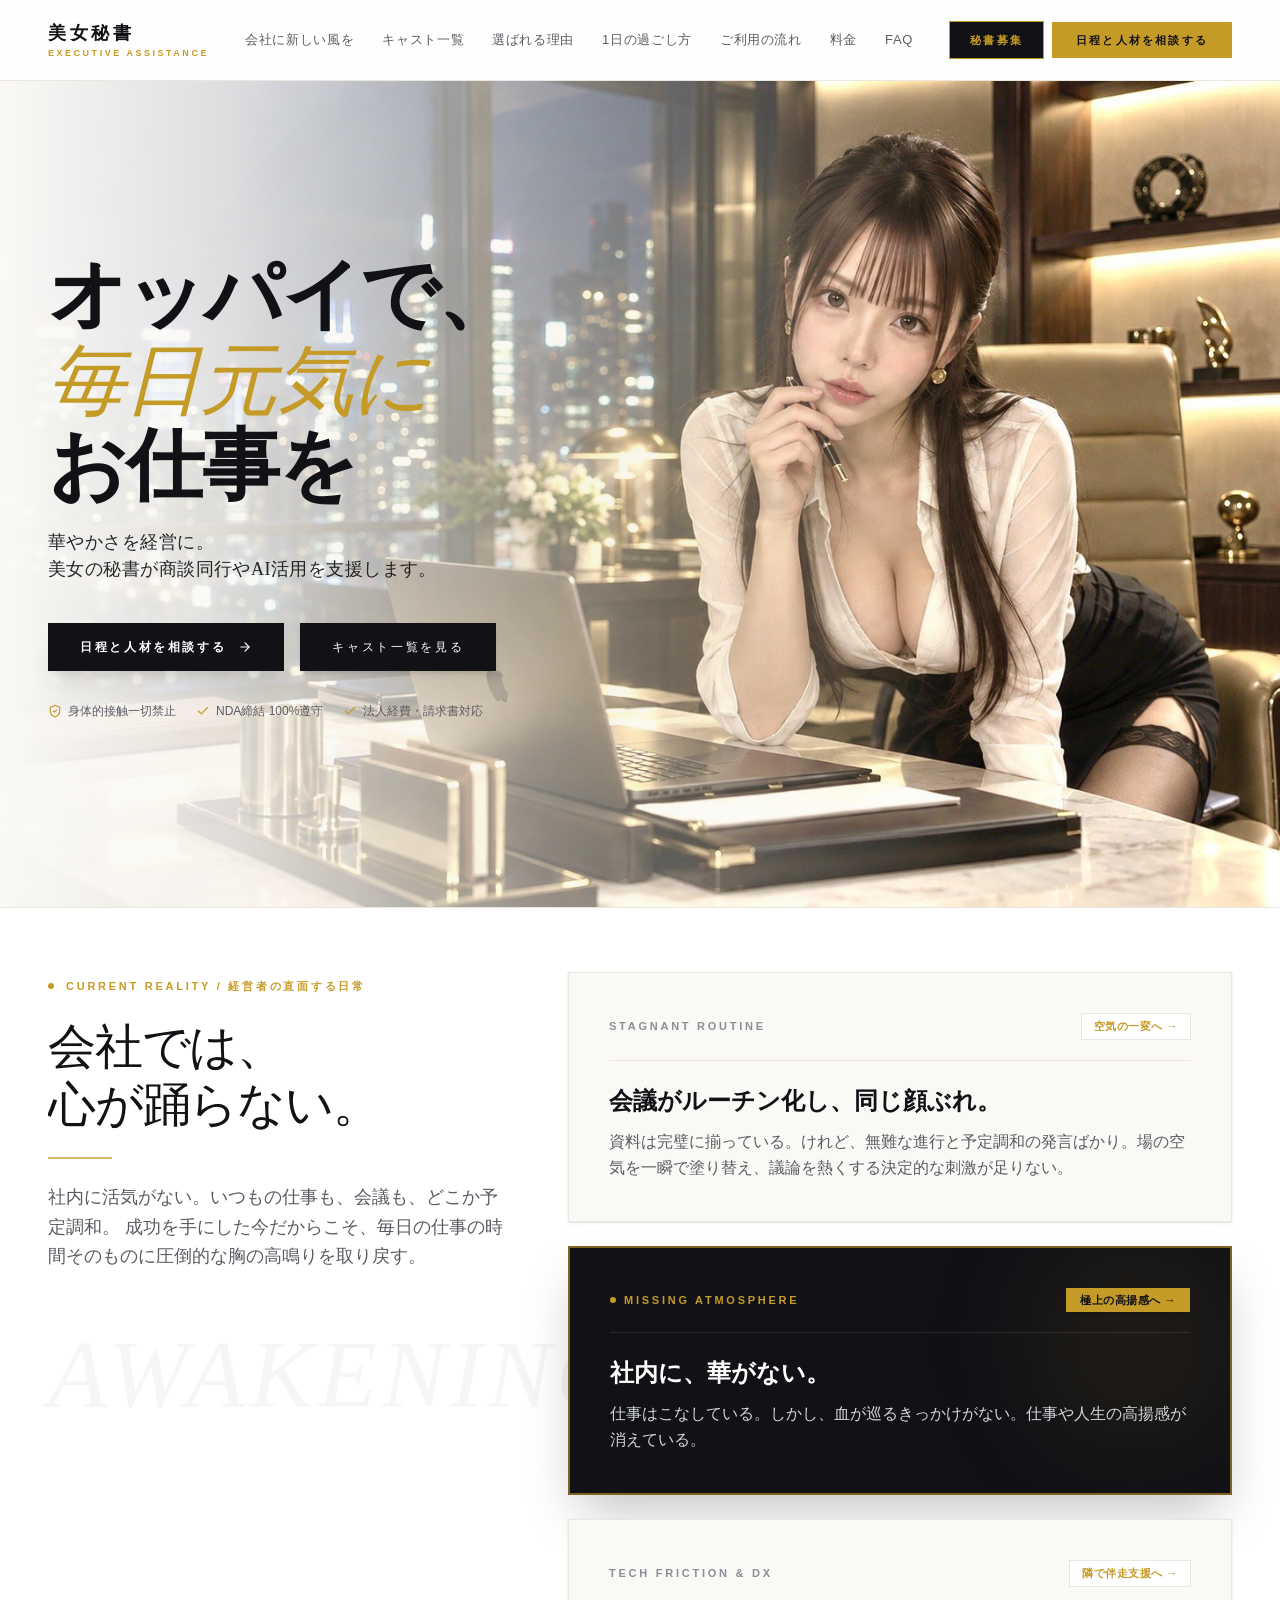
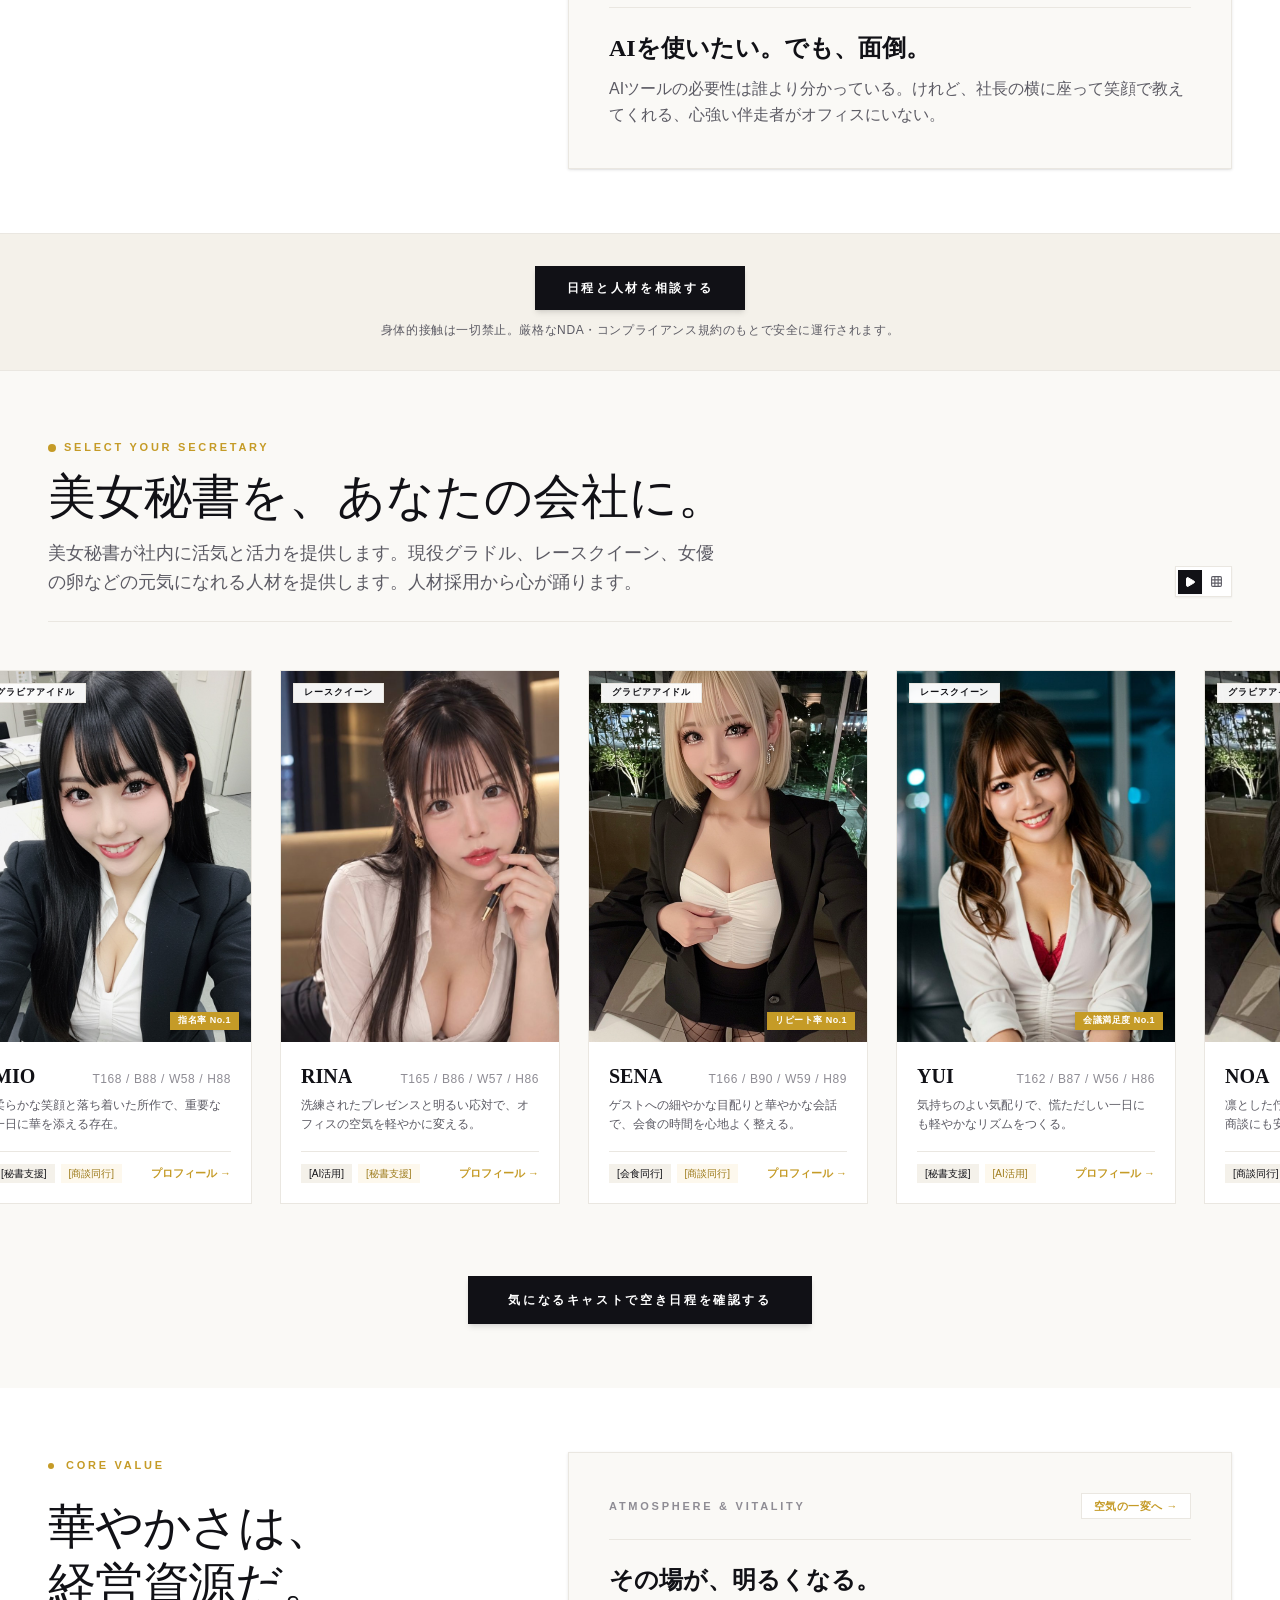
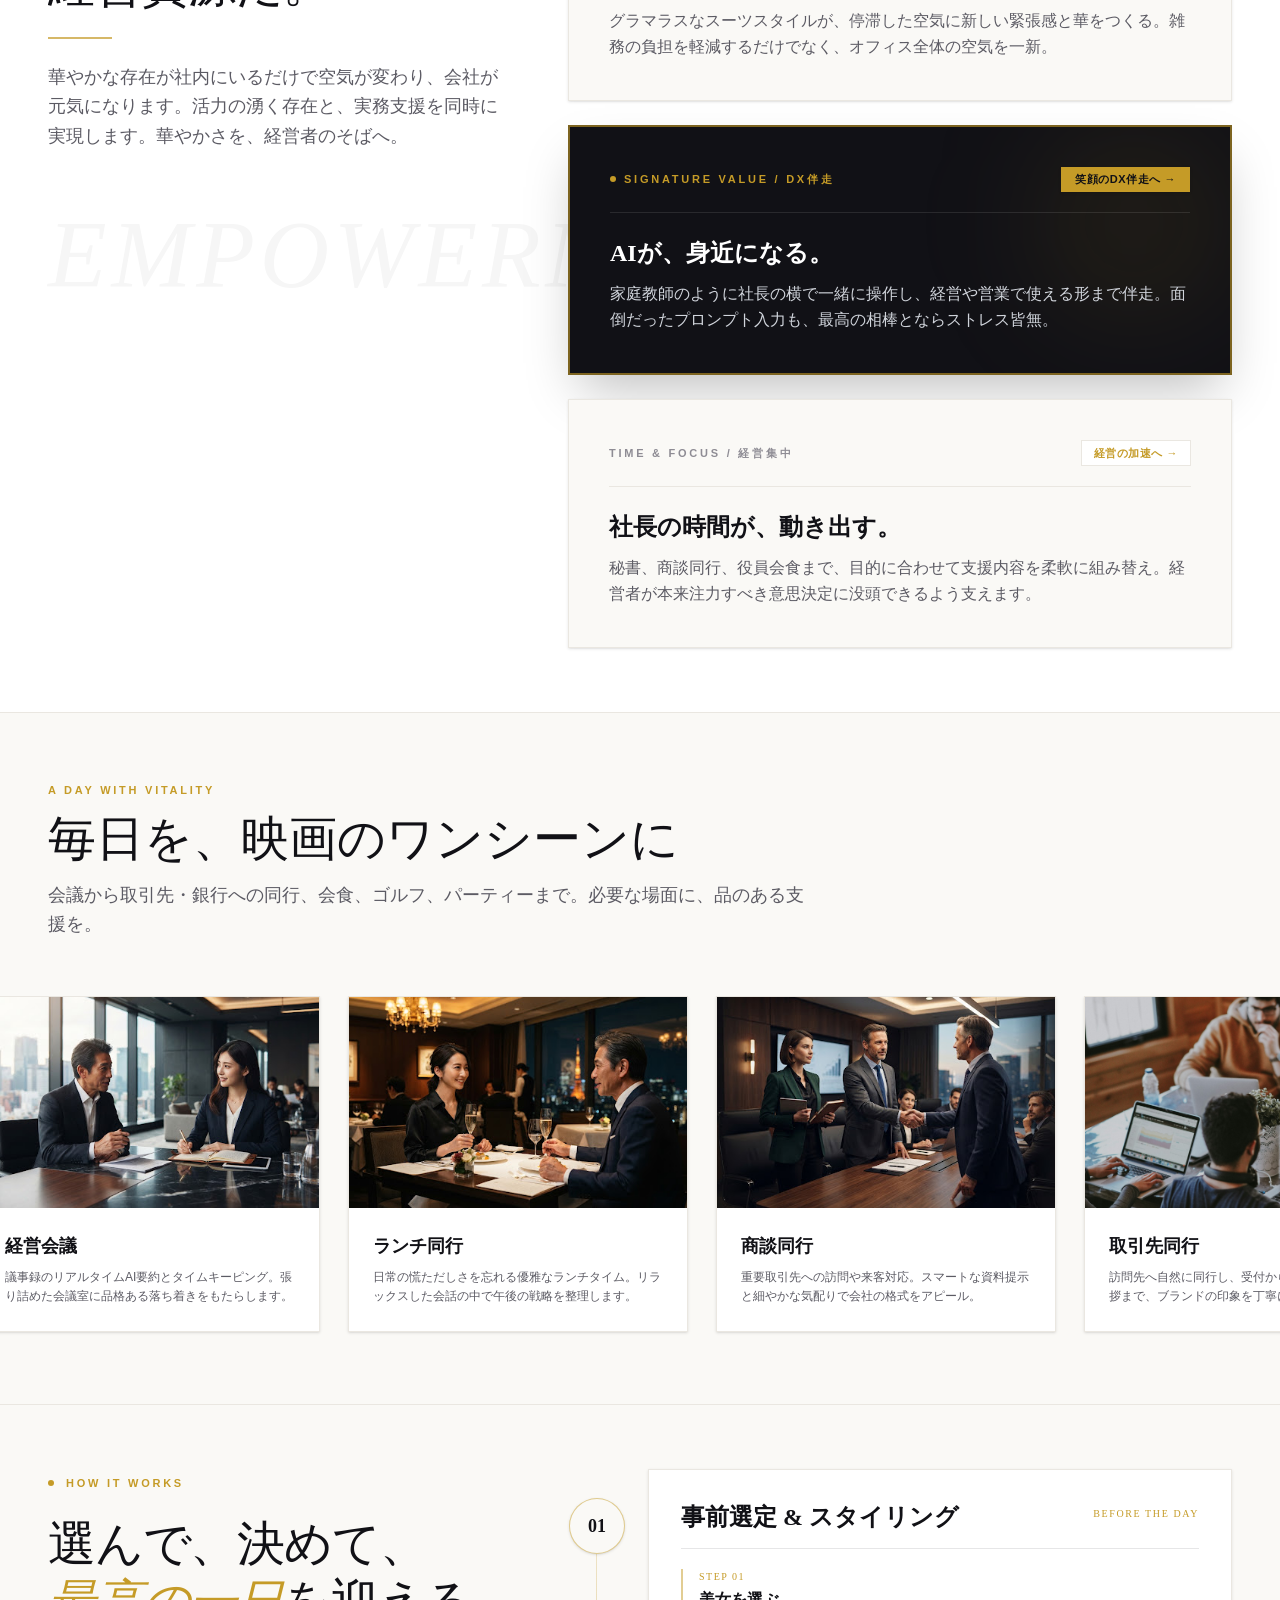
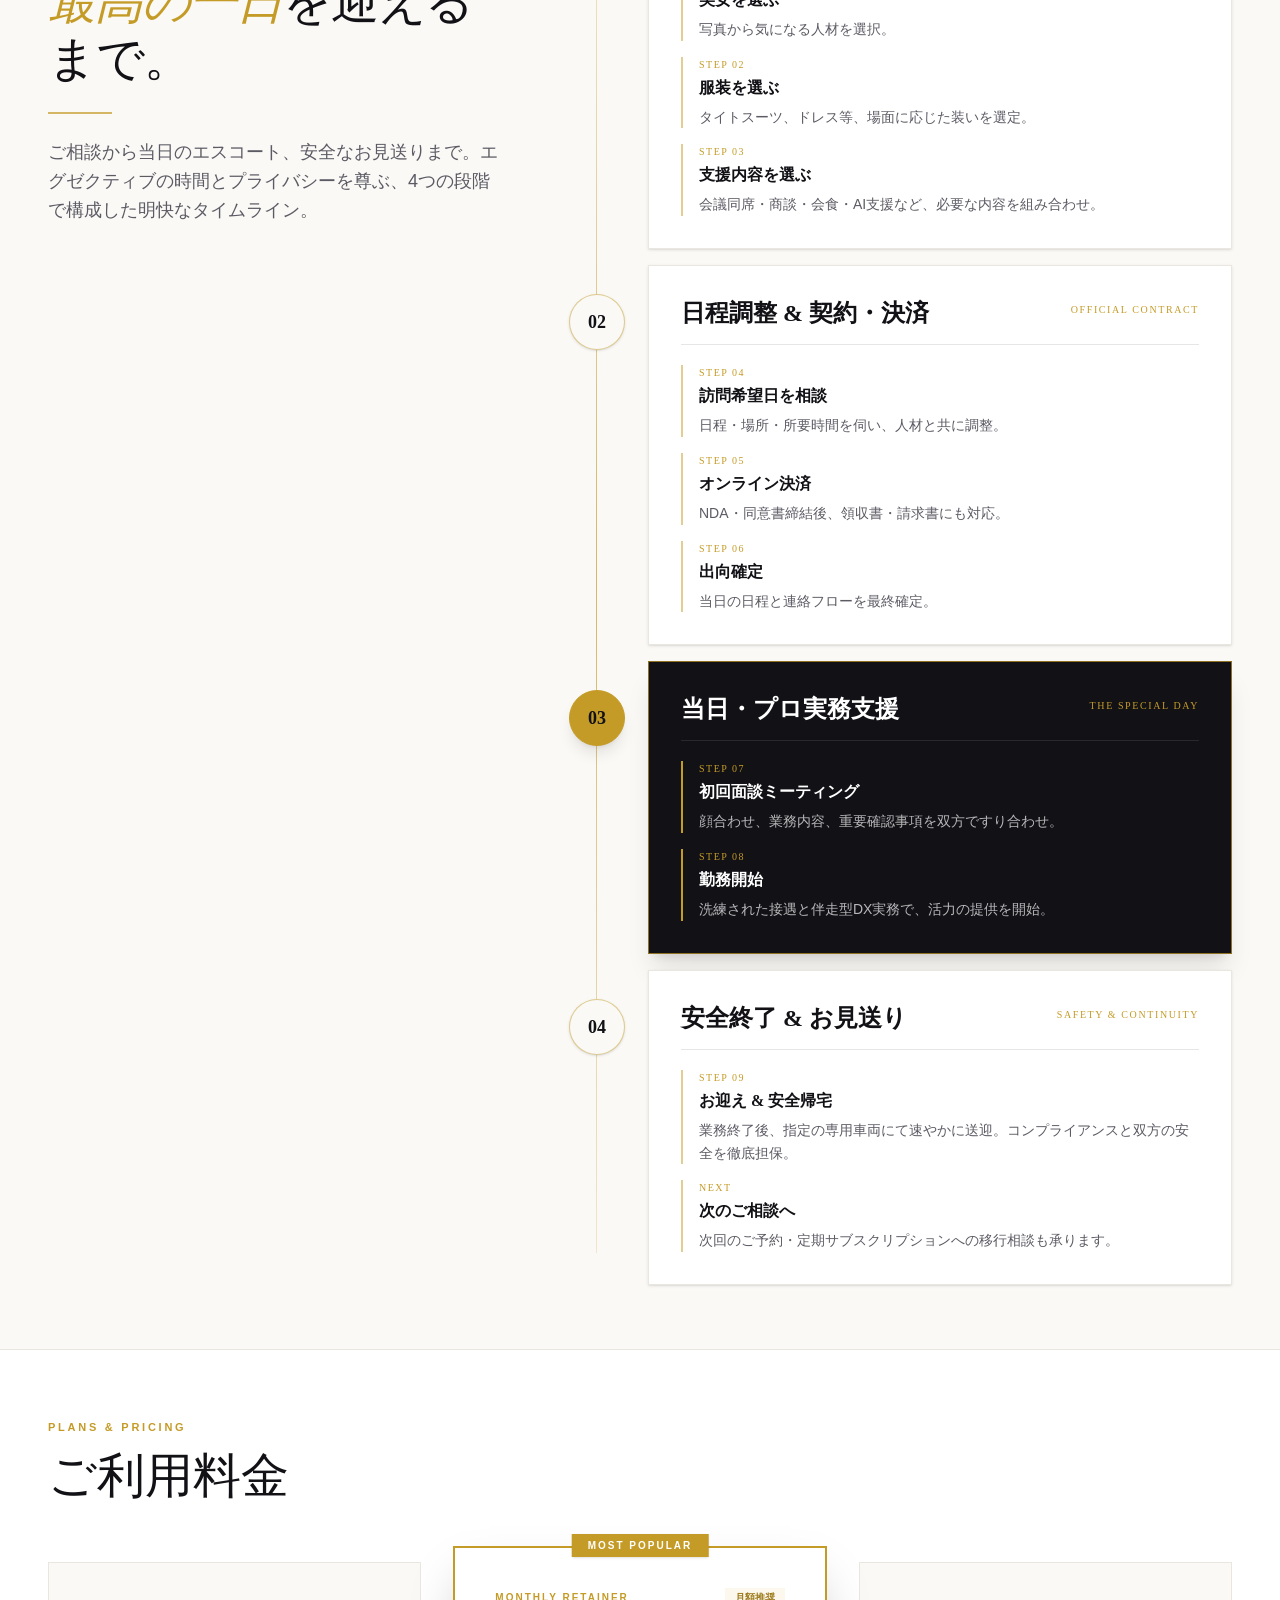
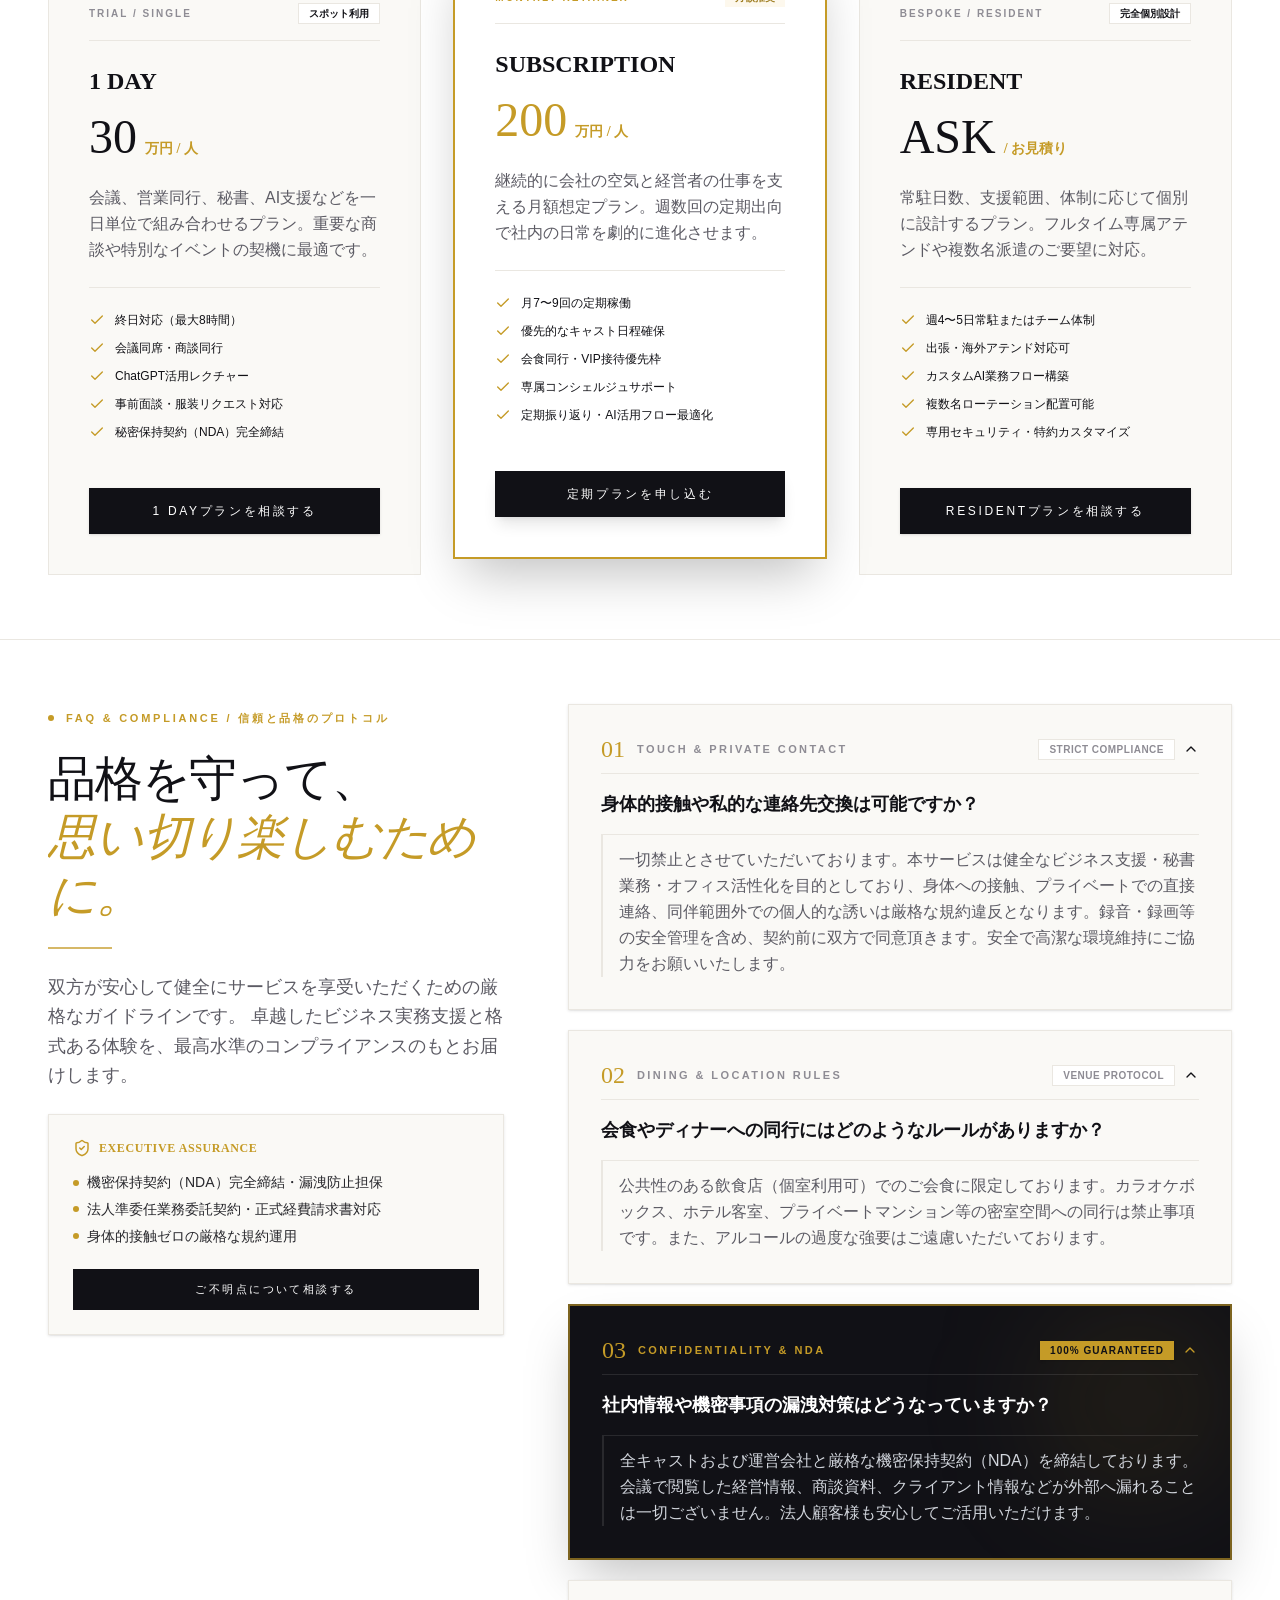
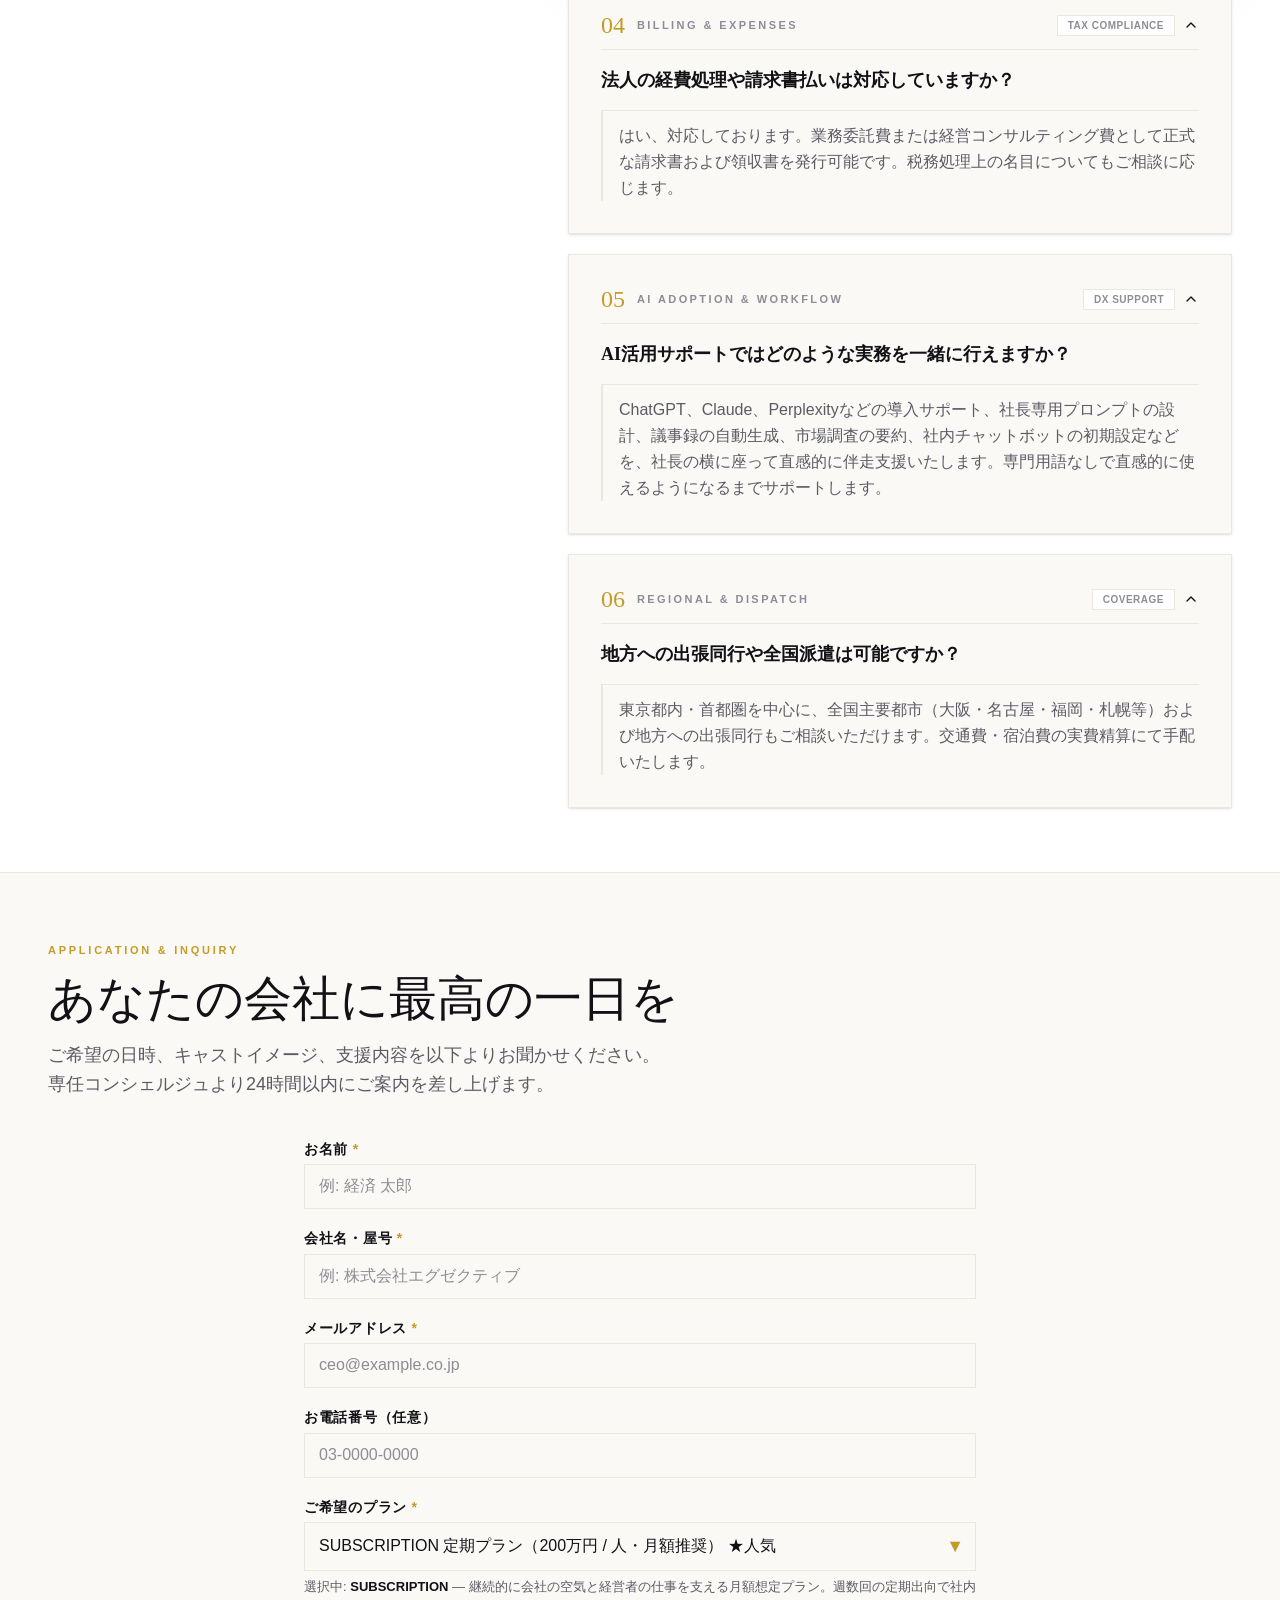
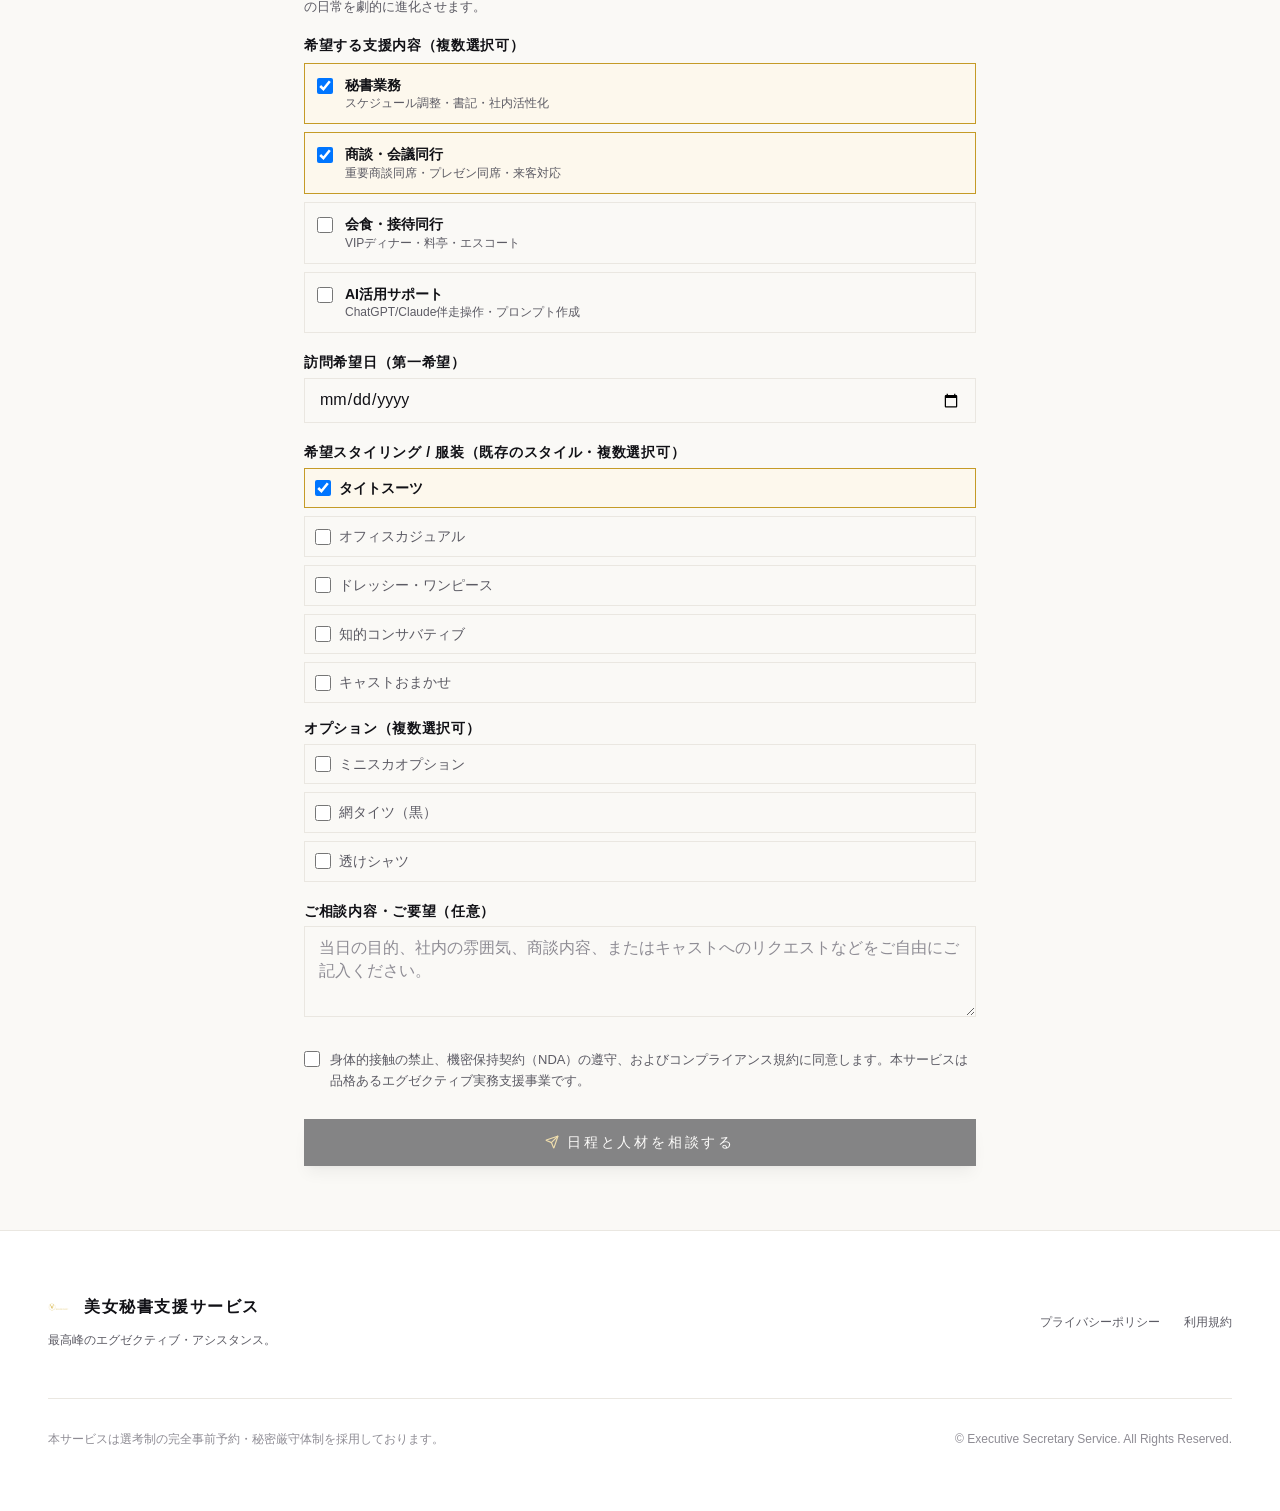
<file: index.html>
<!doctype html>
<html lang="ja" class="scroll-smooth">
  <head>
    <meta charset="UTF-8" />
    <meta name="viewport" content="width=device-width, initial-scale=1.0" />
    <title>美女秘書｜華やかさを、経営に。</title>
    <meta name="description" content="秘書・商談同行・AI活用支援。あなたの会社に、華と新しい活力を。" />
    <link rel="canonical" href="https://beauty-secretary.vercel.app/" />
    <meta property="og:locale" content="ja_JP" />
    <meta property="og:site_name" content="美女秘書" />
    <meta property="og:title" content="美女秘書｜華やかさを、経営に。" />
    <meta property="og:description" content="秘書・商談同行・AI活用支援。あなたの会社に、華と新しい活力を。" />
    <meta property="og:type" content="website" />
    <meta property="og:url" content="https://beauty-secretary.vercel.app/" />
    <meta property="og:image" content="https://beauty-secretary.vercel.app/assets/ogp.jpg" />
    <meta property="og:image:secure_url" content="https://beauty-secretary.vercel.app/assets/ogp.jpg" />
    <meta property="og:image:type" content="image/jpeg" />
    <meta property="og:image:width" content="1200" />
    <meta property="og:image:height" content="630" />
    <meta name="twitter:card" content="summary_large_image" />
    <meta name="twitter:title" content="美女秘書｜華やかさを、経営に。" />
    <meta name="twitter:description" content="秘書・商談同行・AI活用支援。あなたの会社に、華と新しい活力を。" />
    <meta name="twitter:image" content="https://beauty-secretary.vercel.app/assets/ogp.jpg" />
    <script type="module" crossorigin src="/assets/index-_8Vk937O.js"></script>
    <link rel="stylesheet" crossorigin href="/assets/index-DvRGw_iV.css">
  </head>
  <body class="bg-[#FAF9F6] text-[#111116] antialiased selection:bg-[#C59B27]/20 selection:text-[#111116]">
    <div id="root"></div>
  </body>
</html>
</file>
